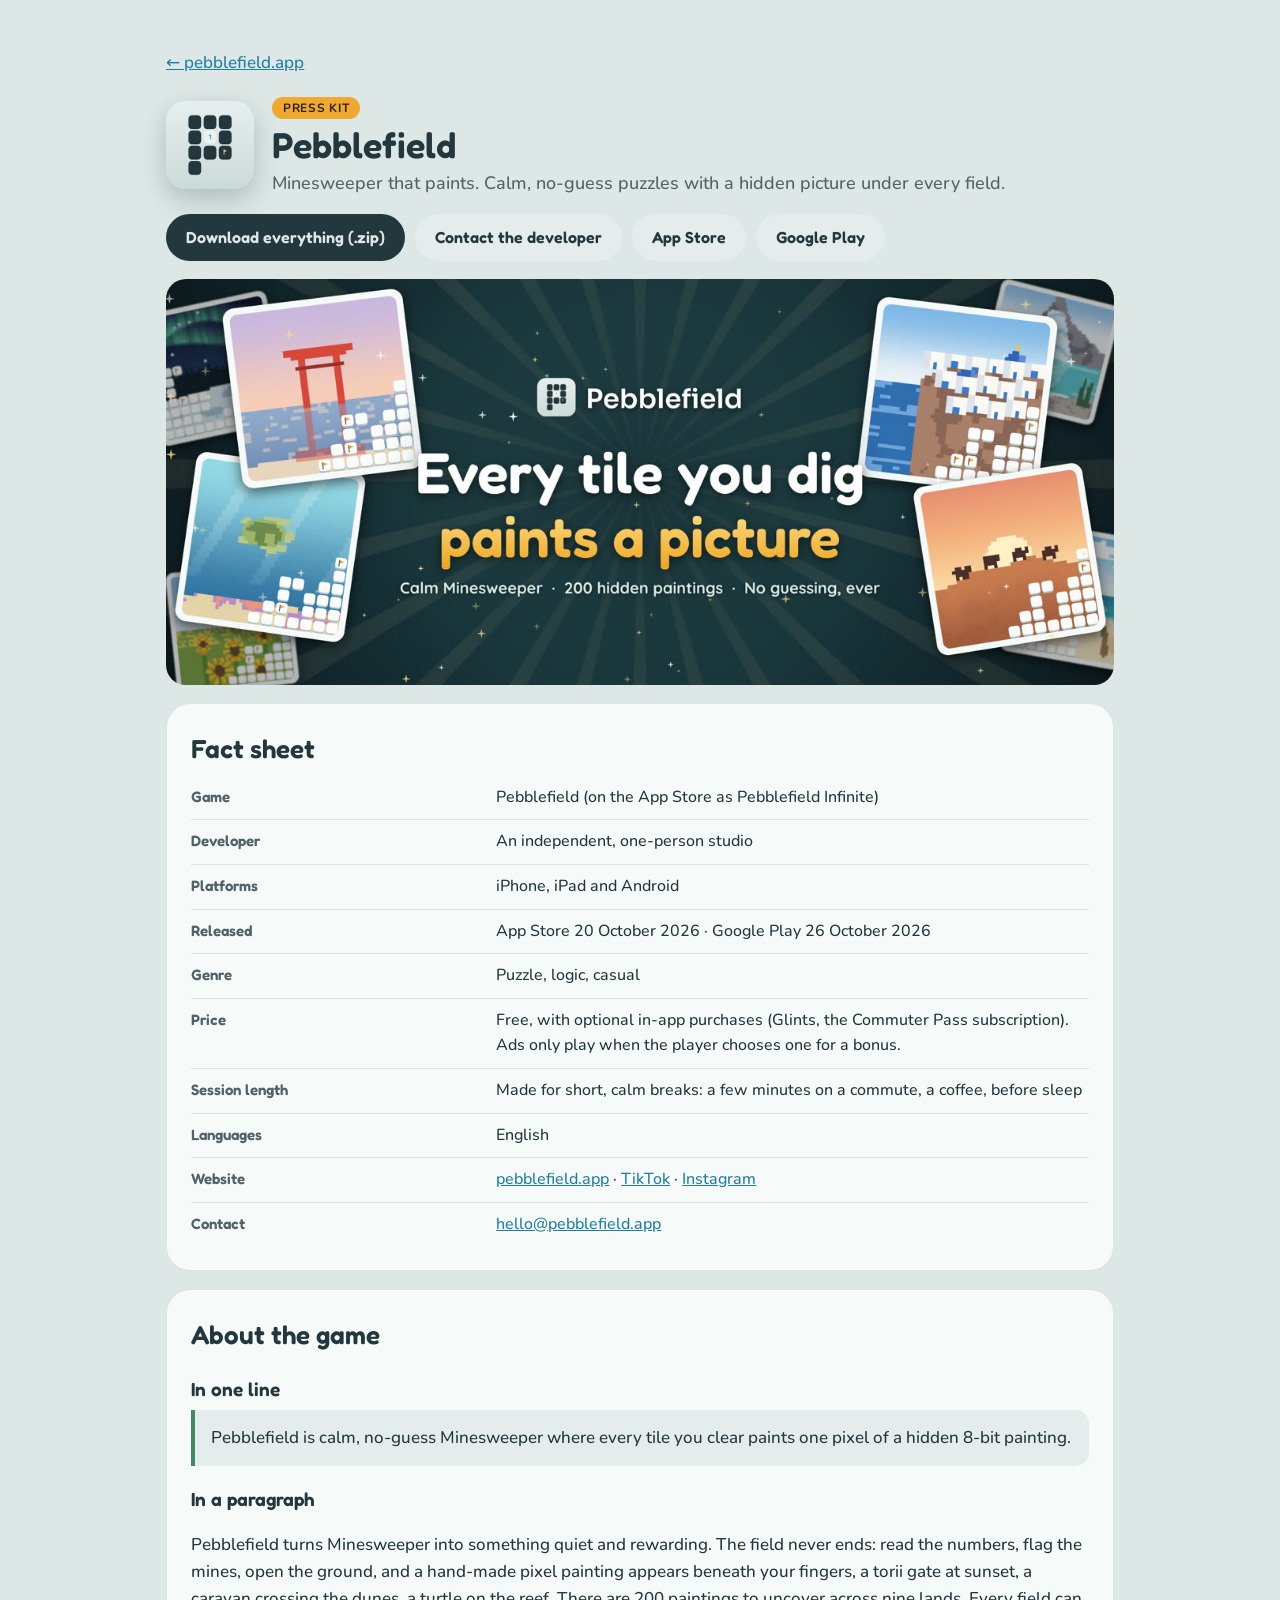
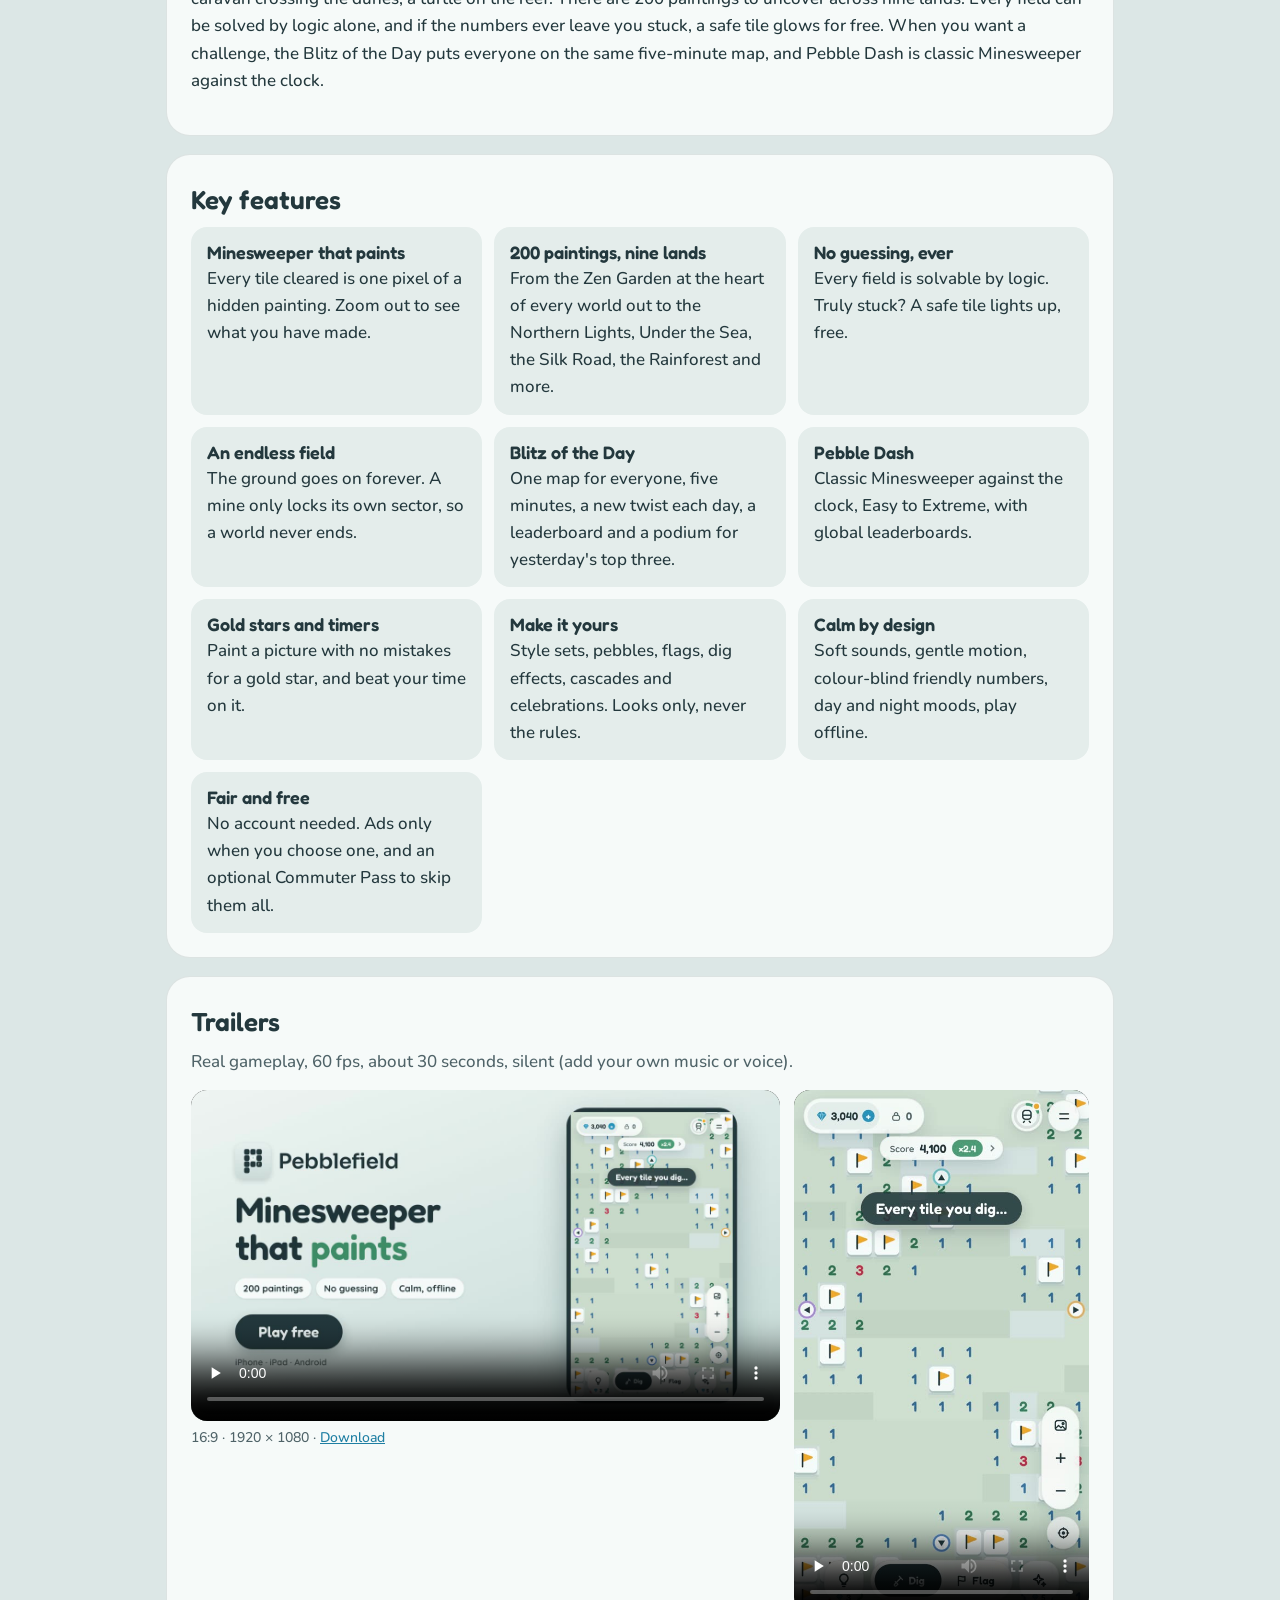
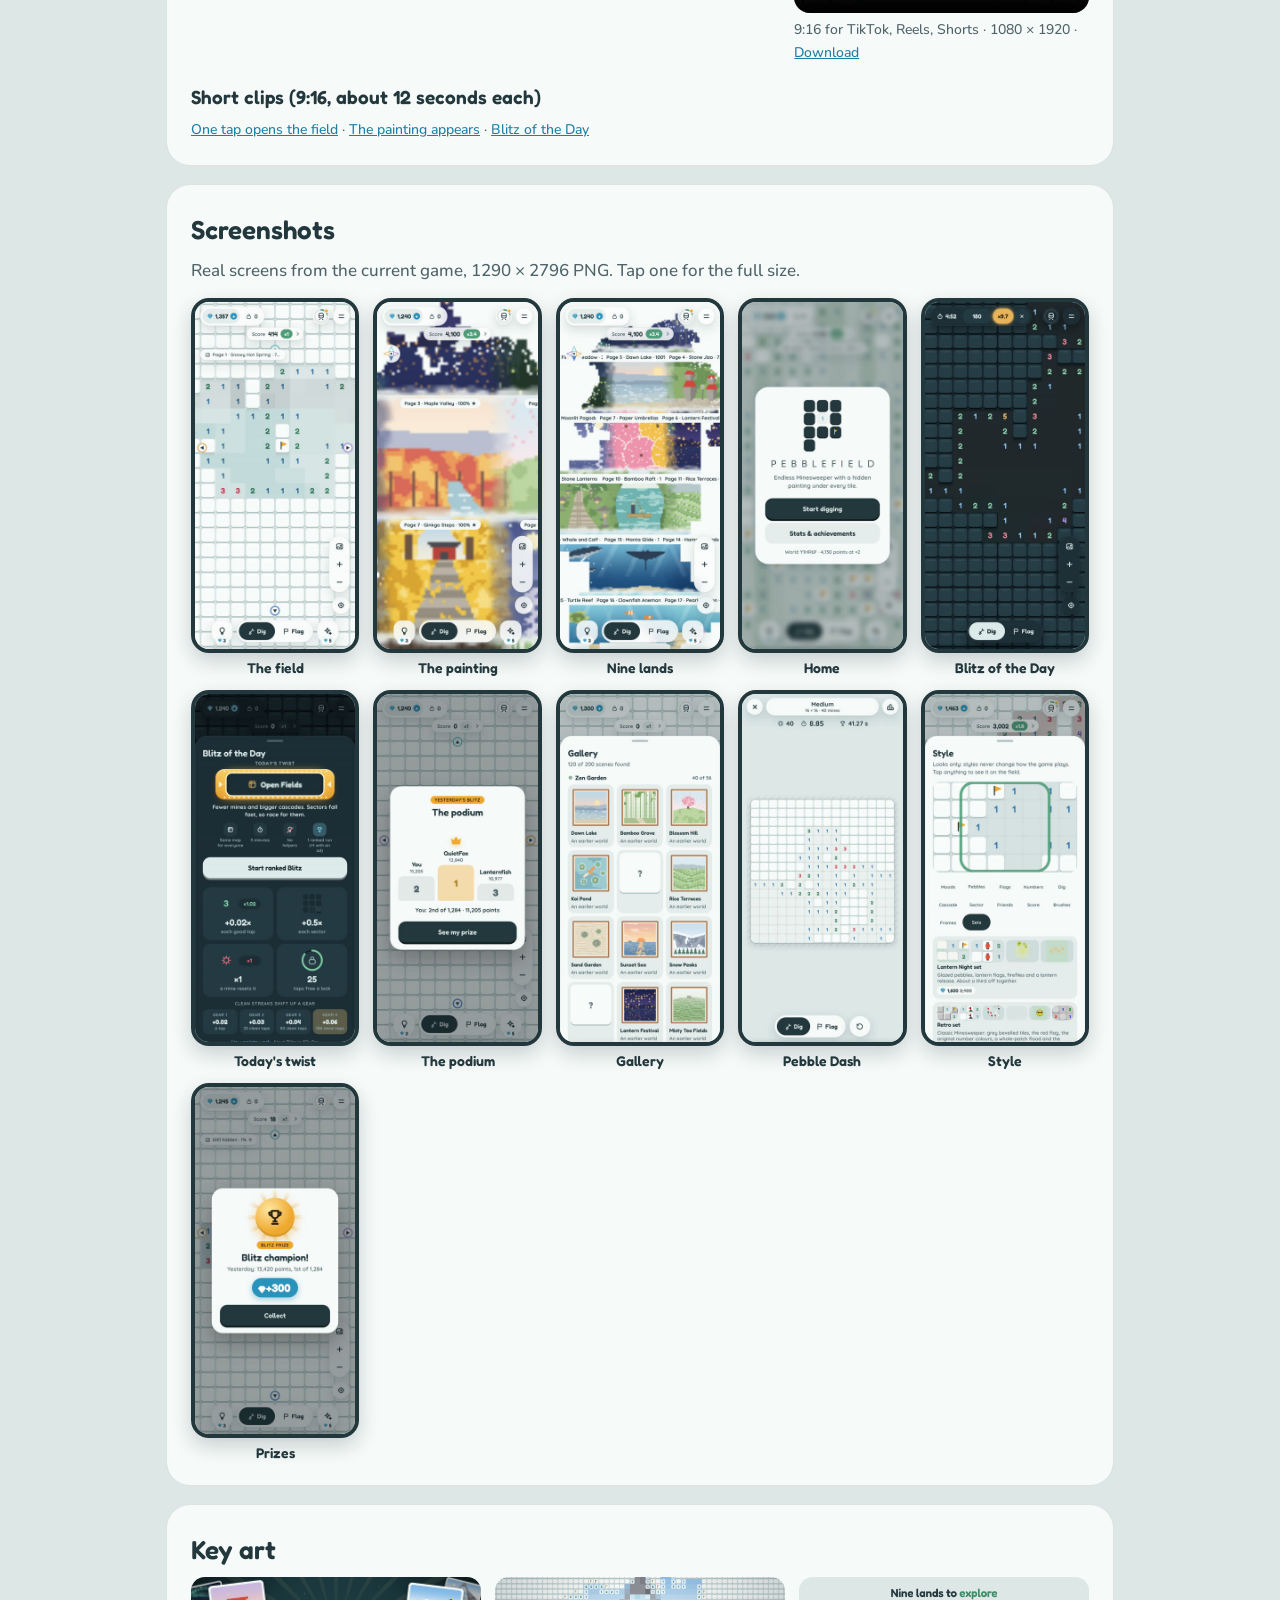
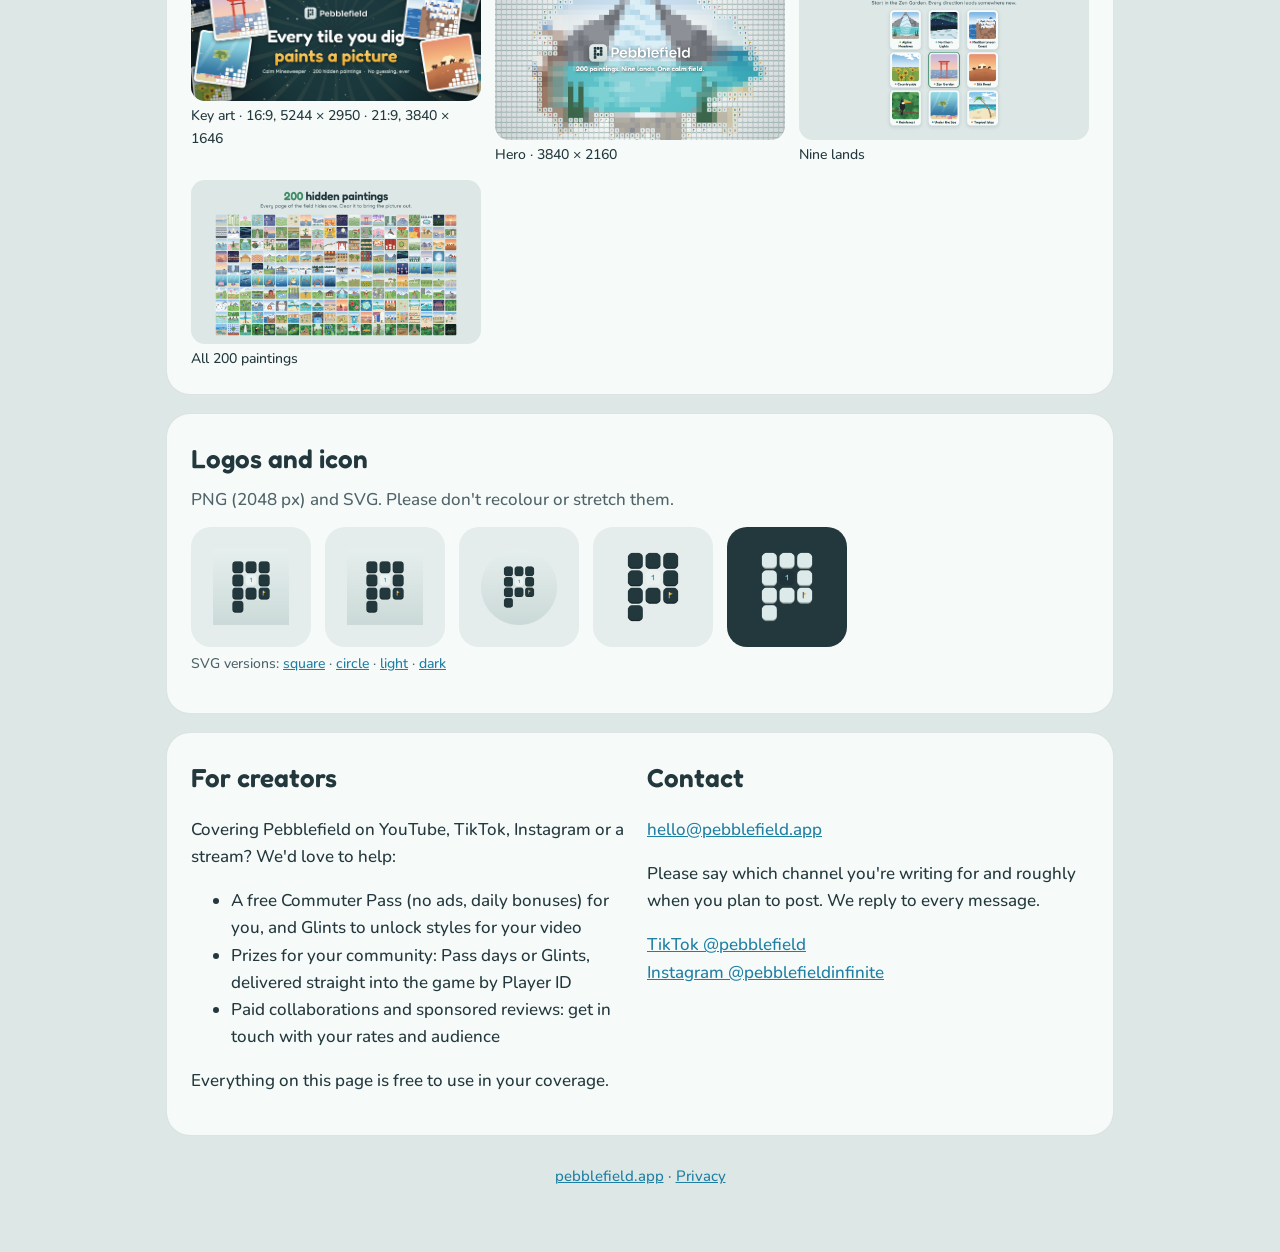
<file: press/index.html>
<!doctype html>
<html lang="en">
<head>
<meta charset="utf-8">
<meta name="viewport" content="width=device-width, initial-scale=1">
<title>Pebblefield press kit</title>
<meta name="description" content="Press kit for Pebblefield: calm, no-guess Minesweeper that paints a hidden picture. Trailers, screenshots, key art, logos, facts and contact for press, creators and collaborations.">
<link rel="icon" type="image/svg+xml" href="../icon.svg">
<link rel="stylesheet" href="../fonts/fonts.css">
<!-- The press kit (owner, 2026-11-03: "a media pitch kit for requesting collabs or paid advertising reviews"). Every file
     here is free to use in coverage and creator videos. The screens and trailers come from the game repository's
     store/presskit.cjs and store/ads.cjs; the pitch messages to send creators are in the game repository,
     docs/marketing/06-PITCH-KIT.md. -->
<style>
  :root{ --bg:#DCE7E6; --card:#F6FAF9; --ink:#23383D; --muted:#4F6368; --line:rgba(35,56,61,.12); --link:#1F7FA3; --chip:#E4EDEB; --flag:#EFA92E; --sage:#3E8C66; }
  @media (prefers-color-scheme: dark){ :root{ --bg:#0F1A20; --card:#1C2E35; --ink:#DCEBEA; --muted:#A3B8BC; --line:rgba(220,235,234,.12); --link:#7CCFEA; --chip:#243A42; --flag:#E8B55A; --sage:#7FC9A2; } }
  *{ box-sizing:border-box }
  body{ margin:0; background:var(--bg); color:var(--ink); font:500 17px/1.6 Nunito, ui-rounded, -apple-system, system-ui, sans-serif; }
  main{ max-width:980px; margin:0 auto; padding:32px 16px 64px; }
  a{ color:var(--link); }
  h1, h2, h3, .btn, th{ font-family:Fredoka, ui-rounded, system-ui, sans-serif; font-weight:600; }
  h2{ font-size:26px; margin:0 0 6px; } h3{ font-size:19px; margin:18px 0 6px; }
  .sub{ color:var(--muted); margin:0 0 14px; }
  .card{ background:var(--card); border:1px solid var(--line); border-radius:24px; padding:24px; margin-top:18px; }
  .top{ display:flex; align-items:center; gap:18px; flex-wrap:wrap; }
  .top img{ width:88px; height:88px; border-radius:22.5%; box-shadow:0 10px 26px rgba(20,40,45,.22); }
  .top h1{ margin:0; font-size:36px; line-height:1.1; }
  .top p{ margin:4px 0 0; color:var(--muted); font-size:18px; }
  .tag{ display:inline-block; padding:3px 11px; border-radius:99px; background:var(--flag); color:#2A2110; font:700 12px Nunito, sans-serif; letter-spacing:.06em; text-transform:uppercase; margin-bottom:6px; }
  .btns{ display:flex; flex-wrap:wrap; gap:10px; margin-top:16px; }
  .btn{ display:inline-flex; align-items:center; gap:8px; padding:11px 20px; border-radius:99px; background:var(--ink); color:var(--bg); text-decoration:none; font-size:16px; }
  .btn.alt{ background:var(--chip); color:var(--ink); }
  .btn:hover{ filter:brightness(1.1); }
  .hero{ display:block; width:100%; height:auto; border-radius:20px; margin-top:18px; }
  table{ width:100%; border-collapse:collapse; font-size:16px; }
  th{ text-align:left; width:34%; padding:9px 12px 9px 0; vertical-align:top; color:var(--muted); font-size:15px; }
  td{ padding:9px 0; border-top:1px solid var(--line); } tr:first-child td, tr:first-child th{ border-top:0; } th{ border-top:1px solid var(--line); }
  ul.feat{ list-style:none; padding:0; margin:0; display:grid; grid-template-columns:repeat(auto-fill, minmax(260px, 1fr)); gap:12px; }
  ul.feat li{ background:var(--chip); border-radius:16px; padding:14px 16px; }
  ul.feat b{ display:block; font:600 18px Fredoka, ui-rounded, system-ui, sans-serif; margin-bottom:2px; }
  .vids{ display:grid; grid-template-columns:2fr 1fr; gap:14px; align-items:start; }
  @media (max-width:700px){ .vids{ grid-template-columns:1fr; } }
  video{ width:100%; border-radius:16px; background:#000; display:block; }
  .dl{ font-size:14px; margin-top:6px; color:var(--muted); }
  .grid{ display:grid; grid-template-columns:repeat(auto-fill, minmax(150px, 1fr)); gap:14px; }
  .grid a{ text-decoration:none; color:var(--ink); }
  .grid img{ width:100%; display:block; border-radius:18px; border:4px solid var(--ink); box-shadow:0 8px 20px rgba(20,40,45,.2); }
  .grid span{ display:block; text-align:center; font:600 14px Fredoka, sans-serif; margin-top:6px; }
  .art{ display:grid; grid-template-columns:repeat(auto-fill, minmax(280px, 1fr)); gap:14px; }
  .art a{ text-decoration:none; color:var(--ink); } .art img{ width:100%; border-radius:14px; display:block; }
  .art span{ display:block; font-size:14px; margin-top:4px; }
  .logos{ display:flex; flex-wrap:wrap; gap:14px; }
  .logos a{ display:grid; place-items:center; width:120px; height:120px; border-radius:20px; background:var(--chip); text-decoration:none; }
  .logos a.dark{ background:#23383D; } .logos img{ width:76px; height:76px; object-fit:contain; }
  .two{ display:grid; grid-template-columns:1fr 1fr; gap:14px; } @media (max-width:700px){ .two{ grid-template-columns:1fr; } }
  blockquote{ margin:0; padding:14px 16px; border-left:4px solid var(--sage); background:var(--chip); border-radius:0 14px 14px 0; }
  footer{ text-align:center; color:var(--muted); font-size:15px; margin-top:28px; }
</style>
</head>
<body>
<main>
  <p><a href="../">← pebblefield.app</a></p>

  <section class="top">
    <img src="logo/app-icon-1024.png" alt="Pebblefield app icon">
    <div><span class="tag">Press kit</span><h1>Pebblefield</h1><p>Minesweeper that paints. Calm, no-guess puzzles with a hidden picture under every field.</p></div>
  </section>
  <div class="btns">
    <a class="btn" href="pebblefield-press-kit.zip" download>Download everything (.zip)</a>
    <a class="btn alt" href="mailto:hello@pebblefield.app?subject=Pebblefield%20press%20%2F%20collab">Contact the developer</a>
    <a class="btn alt" href="https://apps.apple.com/app/id6817978780">App Store</a>
    <a class="btn alt" href="https://play.google.com/store/apps/details?id=com.pebbleadmin.pebblefield">Google Play</a>
  </div>
  <img class="hero" src="thumbs/header.jpg" alt="Every tile you dig paints a picture: Pebblefield key art with eight of its paintings">

  <section class="card">
    <h2>Fact sheet</h2>
    <table>
      <tr><th>Game</th><td>Pebblefield (on the App Store as Pebblefield Infinite)</td></tr>
      <tr><th>Developer</th><td>An independent, one-person studio</td></tr>
      <tr><th>Platforms</th><td>iPhone, iPad and Android</td></tr>
      <tr><th>Released</th><td>App Store 20 October 2026 · Google Play 26 October 2026</td></tr>
      <tr><th>Genre</th><td>Puzzle, logic, casual</td></tr>
      <tr><th>Price</th><td>Free, with optional in-app purchases (Glints, the Commuter Pass subscription). Ads only play when the player chooses one for a bonus.</td></tr>
      <tr><th>Session length</th><td>Made for short, calm breaks: a few minutes on a commute, a coffee, before sleep</td></tr>
      <tr><th>Languages</th><td>English</td></tr>
      <tr><th>Website</th><td><a href="https://pebblefield.app/">pebblefield.app</a> · <a href="https://www.tiktok.com/@pebblefield">TikTok</a> · <a href="https://www.instagram.com/pebblefieldinfinite/">Instagram</a></td></tr>
      <tr><th>Contact</th><td><a href="mailto:hello@pebblefield.app">hello@pebblefield.app</a></td></tr>
    </table>
  </section>

  <section class="card">
    <h2>About the game</h2>
    <h3>In one line</h3>
    <blockquote>Pebblefield is calm, no-guess Minesweeper where every tile you clear paints one pixel of a hidden 8-bit painting.</blockquote>
    <h3>In a paragraph</h3>
    <p>Pebblefield turns Minesweeper into something quiet and rewarding. The field never ends: read the numbers, flag the mines, open the ground, and a hand-made pixel painting appears beneath your fingers, a torii gate at sunset, a caravan crossing the dunes, a turtle on the reef. There are 200 paintings to uncover across nine lands. Every field can be solved by logic alone, and if the numbers ever leave you stuck, a safe tile glows for free. When you want a challenge, the Blitz of the Day puts everyone on the same five-minute map, and Pebble Dash is classic Minesweeper against the clock.</p>
  </section>

  <section class="card">
    <h2>Key features</h2>
    <ul class="feat">
      <li><b>Minesweeper that paints</b>Every tile cleared is one pixel of a hidden painting. Zoom out to see what you have made.</li>
      <li><b>200 paintings, nine lands</b>From the Zen Garden at the heart of every world out to the Northern Lights, Under the Sea, the Silk Road, the Rainforest and more.</li>
      <li><b>No guessing, ever</b>Every field is solvable by logic. Truly stuck? A safe tile lights up, free.</li>
      <li><b>An endless field</b>The ground goes on forever. A mine only locks its own sector, so a world never ends.</li>
      <li><b>Blitz of the Day</b>One map for everyone, five minutes, a new twist each day, a leaderboard and a podium for yesterday's top three.</li>
      <li><b>Pebble Dash</b>Classic Minesweeper against the clock, Easy to Extreme, with global leaderboards.</li>
      <li><b>Gold stars and timers</b>Paint a picture with no mistakes for a gold star, and beat your time on it.</li>
      <li><b>Make it yours</b>Style sets, pebbles, flags, dig effects, cascades and celebrations. Looks only, never the rules.</li>
      <li><b>Calm by design</b>Soft sounds, gentle motion, colour-blind friendly numbers, day and night moods, play offline.</li>
      <li><b>Fair and free</b>No account needed. Ads only when you choose one, and an optional Commuter Pass to skip them all.</li>
    </ul>
  </section>

  <section class="card">
    <h2>Trailers</h2>
    <p class="sub">Real gameplay, 60 fps, about 30 seconds, silent (add your own music or voice).</p>
    <div class="vids">
      <div><video src="video/pebblefield-trailer-wide.mp4" poster="thumbs/trailer-poster.jpg" controls playsinline preload="none"></video>
        <div class="dl">16:9 · 1920 × 1080 · <a href="video/pebblefield-trailer-wide.mp4" download>Download</a></div></div>
      <div><video src="video/pebblefield-trailer.mp4" poster="thumbs/trailer-v-poster.jpg" controls playsinline preload="none"></video>
        <div class="dl">9:16 for TikTok, Reels, Shorts · 1080 × 1920 · <a href="video/pebblefield-trailer.mp4" download>Download</a></div></div>
    </div>
    <h3>Short clips (9:16, about 12 seconds each)</h3>
    <p class="dl" style="margin:0"><a href="video/pebblefield-cascade.mp4" download>One tap opens the field</a> · <a href="video/pebblefield-painting.mp4" download>The painting appears</a> · <a href="video/pebblefield-blitz.mp4" download>Blitz of the Day</a></p>
  </section>

  <section class="card">
    <h2>Screenshots</h2>
    <p class="sub">Real screens from the current game, 1290 × 2796 PNG. Tap one for the full size.</p>
    <div class="grid">
      <a href="screens/01-field.png" download><img src="thumbs/01-field.jpg" alt="The field mid-game" loading="lazy"><span>The field</span></a>
      <a href="screens/02-painting.png" download><img src="thumbs/02-painting.jpg" alt="Zoomed out: the painting" loading="lazy"><span>The painting</span></a>
      <a href="screens/03-lands.png" download><img src="thumbs/03-lands.jpg" alt="Many paintings across the lands" loading="lazy"><span>Nine lands</span></a>
      <a href="screens/04-home.png" download><img src="thumbs/04-home.jpg" alt="The home screen" loading="lazy"><span>Home</span></a>
      <a href="screens/05-blitz.png" download><img src="thumbs/05-blitz.jpg" alt="Blitz of the Day at night" loading="lazy"><span>Blitz of the Day</span></a>
      <a href="screens/06-twist.png" download><img src="thumbs/06-twist.jpg" alt="The daily twist" loading="lazy"><span>Today's twist</span></a>
      <a href="screens/07-podium.png" download><img src="thumbs/07-podium.jpg" alt="Yesterday's podium" loading="lazy"><span>The podium</span></a>
      <a href="screens/08-gallery.png" download><img src="thumbs/08-gallery.jpg" alt="The gallery" loading="lazy"><span>Gallery</span></a>
      <a href="screens/09-dash.png" download><img src="thumbs/09-dash.jpg" alt="Pebble Dash" loading="lazy"><span>Pebble Dash</span></a>
      <a href="screens/10-style.png" download><img src="thumbs/10-style.jpg" alt="Style sets" loading="lazy"><span>Style</span></a>
      <a href="screens/11-gift.png" download><img src="thumbs/11-gift.jpg" alt="A Blitz prize" loading="lazy"><span>Prizes</span></a>
    </div>
  </section>

  <section class="card">
    <h2>Key art</h2>
    <div class="art">
      <div><a href="art/header-5244x2950.png" download><img src="thumbs/header.jpg" alt="Key art" loading="lazy"></a><span>Key art · <a href="art/header-5244x2950.png" download>16:9, 5244 × 2950</a> · <a href="art/header-3840x1646.png" download>21:9, 3840 × 1646</a></span></div>
      <a href="art/hero-3840x2160.png" download><img src="art/hero-3840x2160.png" alt="Hero art" loading="lazy"><span>Hero · 3840 × 2160</span></a>
      <a href="art/nine-lands.png" download><img src="art/nine-lands.png" alt="Nine lands" loading="lazy"><span>Nine lands</span></a>
      <a href="art/200-paintings.png" download><img src="art/200-paintings.png" alt="All 200 paintings" loading="lazy"><span>All 200 paintings</span></a>
    </div>
  </section>

  <section class="card">
    <h2>Logos and icon</h2>
    <p class="sub">PNG (2048 px) and SVG. Please don't recolour or stretch them.</p>
    <div class="logos">
      <a href="logo/app-icon-1024.png" download title="App icon, 1024 px"><img src="logo/app-icon-1024.png" alt="App icon"></a>
      <a href="logo/pebblefield-logo-square.png" download title="Square"><img src="logo/pebblefield-logo-square.png" alt="Square logo"></a>
      <a href="logo/pebblefield-logo-circle.png" download title="Circle"><img src="logo/pebblefield-logo-circle.png" alt="Circle logo"></a>
      <a href="logo/pebblefield-logo-transparent.png" download title="For light backgrounds"><img src="logo/pebblefield-logo-transparent.png" alt="Logo for light backgrounds"></a>
      <a class="dark" href="logo/pebblefield-logo-transparent-for-dark.png" download title="For dark backgrounds"><img src="logo/pebblefield-logo-transparent-for-dark.png" alt="Logo for dark backgrounds"></a>
    </div>
    <p class="dl">SVG versions: <a href="logo/pebblefield-logo-square.svg" download>square</a> · <a href="logo/pebblefield-logo-circle.svg" download>circle</a> · <a href="logo/pebblefield-logo-transparent.svg" download>light</a> · <a href="logo/pebblefield-logo-transparent-for-dark.svg" download>dark</a></p>
  </section>

  <section class="card two">
    <div><h2>For creators</h2>
      <p>Covering Pebblefield on YouTube, TikTok, Instagram or a stream? We'd love to help:</p>
      <ul>
        <li>A free Commuter Pass (no ads, daily bonuses) for you, and Glints to unlock styles for your video</li>
        <li>Prizes for your community: Pass days or Glints, delivered straight into the game by Player ID</li>
        <li>Paid collaborations and sponsored reviews: get in touch with your rates and audience</li>
      </ul>
      <p>Everything on this page is free to use in your coverage.</p></div>
    <div><h2>Contact</h2>
      <p><a href="mailto:hello@pebblefield.app?subject=Pebblefield%20press%20%2F%20collab">hello@pebblefield.app</a></p>
      <p>Please say which channel you're writing for and roughly when you plan to post. We reply to every message.</p>
      <p><a href="https://www.tiktok.com/@pebblefield">TikTok @pebblefield</a><br><a href="https://www.instagram.com/pebblefieldinfinite/">Instagram @pebblefieldinfinite</a></p></div>
  </section>

  <footer><a href="../">pebblefield.app</a> · <a href="../privacy.html">Privacy</a></footer>
</main>
<!-- Cloudflare Web Analytics (owner, 2026-11-02): visit counts with no cookies and nothing personal kept -->
<script type='module' src='https://static.cloudflareinsights.com/beacon.min.js' data-cf-beacon='{"token": "e2d4162d331c40efa3f43cd73ddec958"}'></script>
</body>
</html>
</file>
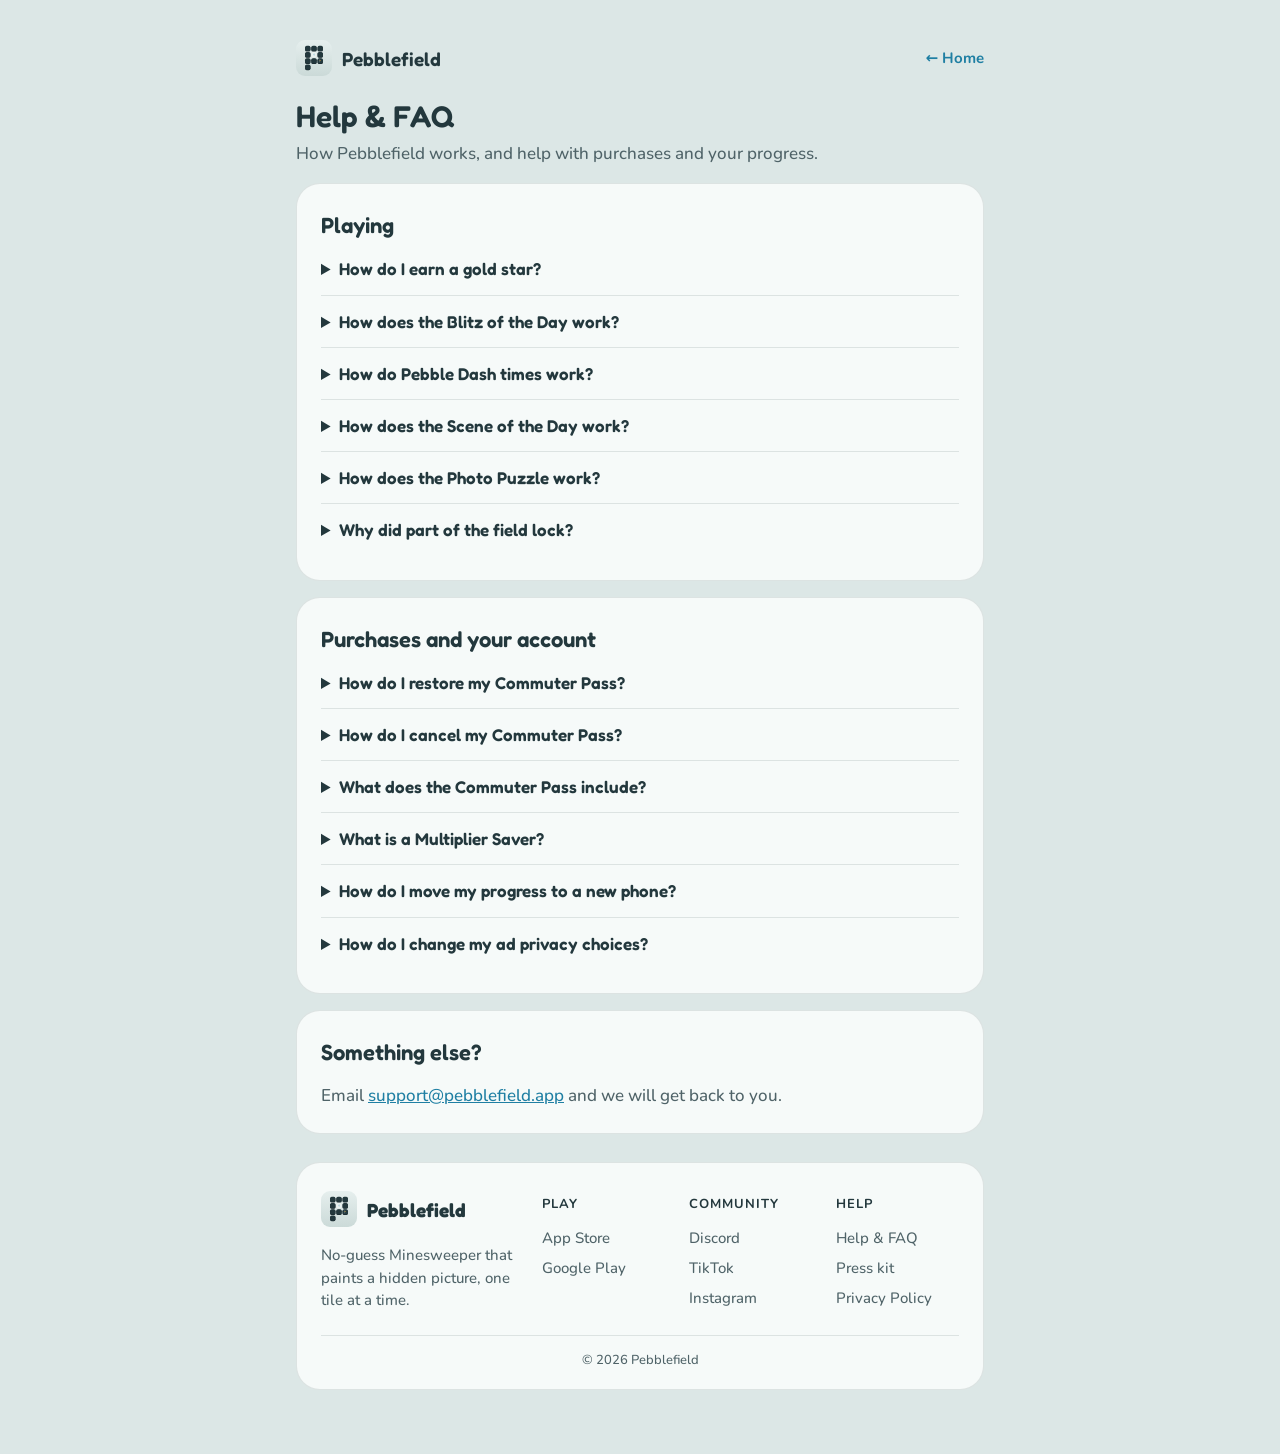
<file: faq.html>
<!doctype html>
<html lang="en">
<head>
<meta charset="utf-8">
<meta name="viewport" content="width=device-width, initial-scale=1">
<title>Pebblefield Help &amp; FAQ: Gold Stars, Blitz, Pebble Dash and the Commuter Pass</title>
<meta name="description" content="Answers for Pebblefield, the no-guess Minesweeper that paints pixel art: gold stars, the Blitz of the Day, Pebble Dash, Scene of the Day, locked sectors, the Commuter Pass and moving to a new phone.">
<link rel="canonical" href="https://pebblefield.app/faq.html">
<meta property="og:type" content="website">
<meta property="og:site_name" content="Pebblefield">
<meta property="og:url" content="https://pebblefield.app/faq.html">
<meta property="og:title" content="Pebblefield Help &amp; FAQ">
<meta property="og:description" content="Answers for Pebblefield, the no-guess Minesweeper that paints pixel art.">
<meta property="og:image" content="https://pebblefield.app/og-image.jpg">
<meta name="twitter:card" content="summary_large_image">
<script type="application/ld+json">{"@context": "https://schema.org", "@type": "FAQPage", "mainEntity": [{"@type": "Question", "name": "How do I earn a gold star?", "acceptedAnswer": {"@type": "Answer", "text": "Paint a whole page from start to finish with no mine hit, no undo and no helper. Pages still on track show a hollow star on their label. Your gold stars are counted in Stats."}}, {"@type": "Question", "name": "How does the Blitz of the Day work?", "acceptedAnswer": {"@type": "Answer", "text": "Everyone plays the same map with the same twist for five minutes. Your first run each day is the ranked one; replays are practice. During a run, the next place on the board is shown under the timer. The top 5, and everyone in the top 10%, win Glints, paid the next time you open the game. A new Blitz starts every day at midnight Singapore time (16:00 UTC). On iPhone, rankings use Game Center, so sign in to Game Center to appear on the leaderboard. On Android, you appear on the Blitz board under a calm generated name, such as Quiet Heron 42; tap New name under the board for another."}}, {"@type": "Question", "name": "How do Pebble Dash times work?", "acceptedAnswer": {"@type": "Answer", "text": "Pebble Dash is classic Minesweeper against the clock, in four sizes from Easy to Extreme. Every board can be solved without guessing. The clock starts after your first tap and stops when the last safe tile opens; a mine ends the run. On iPhone, each size has its own Game Center board of best times, where equal times are ranked by the board's size (3BV); on Android you chase your own best times. Your first clear of each size each day earns 5 Glints."}}, {"@type": "Question", "name": "How does the Scene of the Day work?", "acceptedAnswer": {"@type": "Answer", "text": "Every day there is a new hidden picture, the same for everyone. Start on the glowing pebble and clear the board; the picture shows through as you dig, and paints itself in full when you finish. A mine adds 20 seconds and the puzzle carries on. Finishing earns 15 Glints, 5 more with no mine, and a growing bonus for a daily streak. Missed a day? Open All days to play any day since launch. A new scene starts at midnight Singapore time."}}, {"@type": "Question", "name": "How does the Photo Puzzle work?", "acceptedAnswer": {"@type": "Answer", "text": "Pick a photo, drag to frame it, and Pebblefield turns it into pixel art hidden under a board. Choose Quick, Detailed or Portrait for the size, and Soft or True colour. Clear the board to paint your photo; a mine adds 10 seconds. One new photo every 24 hours is free (two with the Commuter Pass), then 50 Glints each, and replays are always free. Your photos stay on your phone: they are never uploaded."}}, {"@type": "Question", "name": "Why did part of the field lock?", "acceptedAnswer": {"@type": "Answer", "text": "Hitting a mine locks that sector. Solve 4 of the 8 sectors around it to reopen it for free, or reopen it straight away with Glints or a short ad."}}, {"@type": "Question", "name": "How do I restore my Commuter Pass?", "acceptedAnswer": {"@type": "Answer", "text": "Open the menu (the two lines at the top right) and tap Restore purchases. It is also at the bottom of the shop. Use the same Apple ID (iPhone) or Google account (Android) you bought it with. Glints and Multiplier Savers are not restored this way: they stay with your progress (see moving to a new phone below)."}}, {"@type": "Question", "name": "How do I cancel my Commuter Pass?", "acceptedAnswer": {"@type": "Answer", "text": "On iPhone, subscriptions are managed by Apple: open the Settings app, tap your name, then Subscriptions, then Pebblefield. On Android, they are managed by Google Play: open the Play Store app, tap your profile picture, then Payments and subscriptions, then Subscriptions, then Pebblefield. Cancel at least 24 hours before the month ends to avoid the next charge. After you cancel, your pass keeps working until the end of the month you have already paid for."}}, {"@type": "Question", "name": "What does the Commuter Pass include?", "acceptedAnswer": {"@type": "Answer", "text": "No ads: every bonus that would play an ad arrives instantly, including the last save of a multiplier past x20. You also get 10 Glints a day and the Night Train mood. The game itself is the same with or without it."}}, {"@type": "Question", "name": "What is a Multiplier Saver?", "acceptedAnswer": {"@type": "Answer", "text": "Past x20, a mine resets your multiplier unless you save it. You get one last save with a short ad (free with the Commuter Pass); after that, a Multiplier Saver keeps it. While a save is being paid for, the game waits, so nothing can happen in between. If the purchase does not go through, the offer comes back and you are not charged. Runs kept with a Saver count in your own stats but stay off the global leaderboards."}}, {"@type": "Question", "name": "How do I move my progress to a new phone?", "acceptedAnswer": {"@type": "Answer", "text": "On iPhone, if you are signed in to iCloud, your progress follows you: open Pebblefield on the new iPhone and choose which progress to keep when it asks. Glints and Multiplier Savers you bought always come with you, whichever you choose. On any phone, including from iPhone to Android or back, open the menu, tap Back up progress, copy the code, and paste it into Restore on the new phone. A Commuter Pass comes back with Restore purchases on the same kind of phone."}}, {"@type": "Question", "name": "How do I change my ad privacy choices?", "acceptedAnswer": {"@type": "Answer", "text": "Where the law requires it, the menu has an Ad privacy choices button. On iPhone, you can also turn off tracking for all apps in the Settings app under Privacy & Security, then Tracking. On Android, open the Settings app, then Privacy (or Google), then Ads, to reset or delete your advertising ID."}}]}</script>
<link rel="icon" type="image/svg+xml" href="icon.svg">
<link rel="apple-touch-icon" href="apple-touch-icon.png">
<link rel="stylesheet" href="fonts/fonts.css">
<style>
  :root{ --bg:#DCE7E6; --card:#F6FAF9; --ink:#23383D; --muted:#4F6368; --line:rgba(35,56,61,.12); --link:#1F7FA3; --chip:#E4EDEB; --flag:#EFA92E; }
  @media (prefers-color-scheme: dark){ :root{ --bg:#0F1A20; --card:#1C2E35; --ink:#DCEBEA; --muted:#A3B8BC; --line:rgba(220,235,234,.12); --link:#7CCFEA; --chip:#243A42; --flag:#E8B55A; } }
  *{ box-sizing:border-box }
  body{ margin:0; background:var(--bg); color:var(--ink); font:500 17px/1.6 Nunito, ui-rounded, -apple-system, system-ui, sans-serif; }
  main{ max-width:720px; margin:0 auto; padding:40px 16px 64px; }
  .hero{ text-align:center; padding:8px 0 28px; }
  .hero img{ width:112px; height:112px; border-radius:26px; box-shadow:0 12px 30px rgba(20,40,45,.22); }
  h1.wordmark{ font-family:Sora, ui-rounded, system-ui, sans-serif; font-weight:300; text-transform:uppercase; letter-spacing:.42em; margin:26px -.42em 14px 0; font-size:28px; line-height:1.2; }
  .tagline{ font-size:19px; color:var(--muted); margin:0 auto 20px; max-width:30em; }
  .intro{ font-size:15px; color:var(--muted); margin:-6px auto 22px; max-width:30em; }
  .badge{ display:inline-block; padding:9px 18px; border-radius:999px; background:var(--ink); color:var(--bg); font-weight:700; font-size:15px; }
  /* the download buttons (App Store since 2026-10-20, Google Play since 2026-10-26), side by side, stacking on narrow phones */
  .get{ display:flex; flex-wrap:wrap; justify-content:center; align-items:center; gap:12px; }
  .store{ display:inline-flex; align-items:center; gap:12px; padding:10px 22px 10px 16px; border-radius:16px; background:var(--ink); color:var(--bg); text-decoration:none; box-shadow:0 8px 22px rgba(20,40,45,.2); }
  .store svg{ width:26px; height:26px; flex:none; }
  .store span{ display:flex; flex-direction:column; text-align:left; line-height:1.15; font:600 20px Fredoka, ui-rounded, system-ui, sans-serif; }
  .store small{ font:700 12px Nunito, ui-rounded, system-ui, sans-serif; opacity:.85; }
  .store:hover{ filter:brightness(1.12); }
  .card{ background:var(--card); border:1px solid var(--line); border-radius:24px; padding:24px; margin-top:16px; }
  h2{ font-size:22px; margin:0 0 12px; }
  details{ border-top:1px solid var(--line); padding:12px 0; }
  details:first-of-type{ border-top:0; padding-top:0; }
  summary{ cursor:pointer; font-weight:700; }
  details p{ margin:8px 0 0; color:var(--muted); }
  a{ color:var(--link); }
  /* TikTok, Instagram and Discord, under the download button */
  .social{ display:flex; justify-content:center; flex-wrap:wrap; gap:10px; margin-top:16px; }
  .social a{ display:inline-flex; align-items:center; gap:8px; padding:8px 16px 8px 12px; border-radius:999px; background:var(--card); border:1px solid var(--line); color:var(--ink); text-decoration:none; font:600 15px Fredoka, ui-rounded, system-ui, sans-serif; }
  .social svg{ width:20px; height:20px; flex:none; }
  .social a:hover{ border-color:var(--link); color:var(--link); }
  .award{ margin-top:18px; text-align:center; }
  .award img{ display:inline-block; max-width:100%; height:auto; }
  /* the footer in columns (owner, 2026-11-08): the name, then Play, Community and Help; three across under the name on phones */
  .foot{ margin-top:28px; padding:28px 24px 18px; background:var(--card); border:1px solid var(--line); border-radius:24px; color:var(--muted); font-size:15px; }
  .foot-cols{ display:grid; grid-template-columns:1.6fr 1fr 1fr 1fr; gap:24px; }
  .foot-logo{ display:inline-flex; align-items:center; gap:10px; color:var(--ink); text-decoration:none; font:600 19px Fredoka, ui-rounded, system-ui, sans-serif; }
  .foot-logo img{ border-radius:9px; }
  .foot-brand p{ margin:10px 0 0; line-height:1.5; max-width:18em; }
  .foot h3{ margin:4px 0 10px; color:var(--ink); font:700 13px Nunito, ui-rounded, system-ui, sans-serif; text-transform:uppercase; letter-spacing:.08em; }
  .foot nav a{ display:block; padding:3px 0; color:var(--muted); text-decoration:none; }
  .foot nav a:hover{ color:var(--link); }
  .foot-copy{ margin:22px 0 0; padding-top:14px; border-top:1px solid var(--line); font-size:13px; text-align:center; }
  @media (max-width:600px){ .foot{ padding:24px 18px 16px; } .foot-cols{ grid-template-columns:repeat(3, auto); justify-content:space-between; gap:20px 12px; } .foot-brand{ grid-column:1 / -1; } .foot nav a{ font-size:14.5px; } }
  /* screens: a swipeable row of real game screens, running edge to edge */
  .screens{ display:flex; gap:16px; overflow-x:auto; scroll-snap-type:x mandatory; margin:8px -16px 0; padding:8px 16px 20px; scrollbar-width:none; }
  .screens::-webkit-scrollbar{ display:none }
  .screens figure{ flex:0 0 min(62vw, 230px); margin:0; scroll-snap-align:center; }
  .screens figcaption{ text-align:center; margin-bottom:10px; }
  .screens figcaption b{ display:block; font:600 20px/1.2 Fredoka, ui-rounded, system-ui, sans-serif; }
  .screens figcaption span{ color:var(--muted); font-size:14px; }
  .screens img{ display:block; width:100%; height:auto; border-radius:28px; border:6px solid var(--ink); box-shadow:0 14px 30px rgba(20,40,45,.25); background:var(--card); }
  /* on wide screens the row runs the full window width */
  @media (min-width:900px){ .screens{ margin-left:calc(50% - 50vw); margin-right:calc(50% - 50vw); padding-left:24px; padding-right:24px; justify-content:safe center; } .screens figure{ flex-basis:180px; } }
  /* scenes: the real pixel-art scenes, a few kept as a mystery */
  .wall{ display:grid; grid-template-columns:repeat(5,1fr); gap:8px; }
  .scene{ width:100%; aspect-ratio:1; height:auto; border-radius:12px; image-rendering:pixelated; display:block; }
  .scene.q{ display:grid; place-items:center; background:var(--chip); color:var(--muted); font:600 22px Fredoka, ui-rounded, system-ui, sans-serif; box-shadow:inset 0 -3px 0 var(--line); }
  /* facts: four icons, a few words each */
  .facts{ list-style:none; padding:0; margin:16px 0 0; display:grid; grid-template-columns:repeat(4,1fr); gap:10px; }
  .facts li{ background:var(--card); border:1px solid var(--line); border-radius:20px; padding:16px 10px; text-align:center; }
  .facts svg{ width:30px; height:30px; color:var(--flag); display:block; margin:0 auto 8px; }
  .facts b{ font:600 15px/1.25 Fredoka, ui-rounded, system-ui, sans-serif; }
  @media (max-width:520px){ .facts{ grid-template-columns:1fr 1fr; } .wall{ gap:6px; } .scene{ border-radius:9px; } }
  @media (max-width:520px){ h1.wordmark{ font-size:22px; letter-spacing:.34em; margin-right:-.34em; } .card{ padding:20px 16px; } }
  h1, h2, summary, .badge, th{ font-family:Fredoka, ui-rounded, system-ui, sans-serif; font-weight:600; }
  b, strong{ font-weight:800; }

  /* the FAQ page (owner, 2026-11-08: "move the faq to another page"): a slim header back to the home page */
  .top{ display:flex; align-items:center; justify-content:space-between; gap:12px; margin-bottom:8px; }
  .top a.home{ display:inline-flex; align-items:center; gap:10px; color:var(--ink); text-decoration:none; font:600 19px Fredoka, ui-rounded, system-ui, sans-serif; }
  .top a.home img{ width:36px; height:36px; border-radius:9px; }
  .top a.back{ font-weight:700; font-size:15px; text-decoration:none; }
  h1.page{ font:600 30px/1.2 Fredoka, ui-rounded, system-ui, sans-serif; margin:22px 0 6px; }
  .lead{ color:var(--muted); margin:0 0 6px; }
</style>
</head>
<body>
<main>
  <header class="top">
    <a class="home" href="./"><img src="icon.svg" alt="">Pebblefield</a>
    <a class="back" href="./">← Home</a>
  </header>
  <h1 class="page">Help &amp; FAQ</h1>
  <p class="lead">How Pebblefield works, and help with purchases and your progress.</p>

  <section class="card" id="playing">
    <h2>Playing</h2>
    <details>
      <summary>How do I earn a gold star?</summary>
      <p>Paint a whole page from start to finish with no mine hit, no undo and no helper. Pages still on track show a hollow star on their label. Your gold stars are counted in Stats.</p>
    </details>
    <details>
      <summary>How does the Blitz of the Day work?</summary>
      <p>Everyone plays the same map with the same twist for five minutes. Your first run each day is the ranked one; replays are practice. During a run, the next place on the board is shown under the timer. The top 5, and everyone in the top 10%, win Glints, paid the next time you open the game. A new Blitz starts every day at midnight Singapore time (16:00 UTC). On iPhone, rankings use Game Center, so sign in to Game Center to appear on the leaderboard. On Android, you appear on the Blitz board under a calm generated name, such as Quiet Heron 42; tap New name under the board for another.</p>
    </details>
    <details>
      <summary>How do Pebble Dash times work?</summary>
      <p>Pebble Dash is classic Minesweeper against the clock, in four sizes from Easy to Extreme. Every board can be solved without guessing. The clock starts after your first tap and stops when the last safe tile opens; a mine ends the run. On iPhone, each size has its own Game Center board of best times, where equal times are ranked by the board's size (3BV); on Android you chase your own best times. Your first clear of each size each day earns 5 Glints.</p>
    </details>
    <details>
      <summary>How does the Scene of the Day work?</summary>
      <p>Every day there is a new hidden picture, the same for everyone. Start on the glowing pebble and clear the board; the picture shows through as you dig, and paints itself in full when you finish. A mine adds 20 seconds and the puzzle carries on. Finishing earns 15 Glints, 5 more with no mine, and a growing bonus for a daily streak. Missed a day? Open All days to play any day since launch. A new scene starts at midnight Singapore time.</p>
    </details>
    <details>
      <summary>How does the Photo Puzzle work?</summary>
      <p>Pick a photo, drag to frame it, and Pebblefield turns it into pixel art hidden under a board. Choose Quick, Detailed or Portrait for the size, and Soft or True colour. Clear the board to paint your photo; a mine adds 10 seconds. One new photo every 24 hours is free (two with the Commuter Pass), then 50 Glints each, and replays are always free. Your photos stay on your phone: they are never uploaded.</p>
    </details>
    <details>
      <summary>Why did part of the field lock?</summary>
      <p>Hitting a mine locks that sector. Solve 4 of the 8 sectors around it to reopen it for free, or reopen it straight away with Glints or a short ad.</p>
    </details>
  </section>

  <section class="card" id="account">
    <h2>Purchases and your account</h2>
    <details>
      <summary>How do I restore my Commuter Pass?</summary>
      <p>Open the menu (the two lines at the top right) and tap Restore purchases. It is also at the bottom of the shop. Use the same Apple ID (iPhone) or Google account (Android) you bought it with. Glints and Multiplier Savers are not restored this way: they stay with your progress (see moving to a new phone below).</p>
    </details>
    <details>
      <summary>How do I cancel my Commuter Pass?</summary>
      <p>On iPhone, subscriptions are managed by Apple: open the Settings app, tap your name, then Subscriptions, then Pebblefield. On Android, they are managed by Google Play: open the Play Store app, tap your profile picture, then Payments and subscriptions, then Subscriptions, then Pebblefield. Cancel at least 24 hours before the month ends to avoid the next charge. After you cancel, your pass keeps working until the end of the month you have already paid for.</p>
    </details>
    <details>
      <summary>What does the Commuter Pass include?</summary>
      <p>No ads: every bonus that would play an ad arrives instantly, including the last save of a multiplier past x20. You also get 10 Glints a day and the Night Train mood. The game itself is the same with or without it.</p>
    </details>
    <details>
      <summary>What is a Multiplier Saver?</summary>
      <p>Past x20, a mine resets your multiplier unless you save it. You get one last save with a short ad (free with the Commuter Pass); after that, a Multiplier Saver keeps it. While a save is being paid for, the game waits, so nothing can happen in between. If the purchase does not go through, the offer comes back and you are not charged. Runs kept with a Saver count in your own stats but stay off the global leaderboards.</p>
    </details>
    <details>
      <summary>How do I move my progress to a new phone?</summary>
      <p>On iPhone, if you are signed in to iCloud, your progress follows you: open Pebblefield on the new iPhone and choose which progress to keep when it asks. Glints and Multiplier Savers you bought always come with you, whichever you choose. On any phone, including from iPhone to Android or back, open the menu, tap Back up progress, copy the code, and paste it into Restore on the new phone. A Commuter Pass comes back with Restore purchases on the same kind of phone.</p>
    </details>
    <details>
      <summary>How do I change my ad privacy choices?</summary>
      <p>Where the law requires it, the menu has an Ad privacy choices button. On iPhone, you can also turn off tracking for all apps in the Settings app under Privacy &amp; Security, then Tracking. On Android, open the Settings app, then Privacy (or Google), then Ads, to reset or delete your advertising ID.</p>
    </details>
  </section>

  <section class="card" id="contact">
    <h2>Something else?</h2>
    <p style="margin:0;color:var(--muted)">Email <a href="mailto:support@pebblefield.app">support@pebblefield.app</a> and we will get back to you.</p>
  </section>

  <footer class="foot">
    <div class="foot-cols">
      <div class="foot-brand">
        <a href="./" class="foot-logo"><img src="icon.svg" alt="" width="36" height="36"><b>Pebblefield</b></a>
        <p>No-guess Minesweeper that paints a hidden picture, one tile at a time.</p>
      </div>
      <nav aria-label="Play">
        <h3>Play</h3>
        <a href="https://apps.apple.com/app/id6817978780" class="store-link" rel="noopener">App Store</a>
        <a href="https://play.google.com/store/apps/details?id=com.pebbleadmin.pebblefield&amp;referrer=utm_source%3Dwebsite%26utm_medium%3Dsite" class="store-link" rel="noopener">Google Play</a>
      </nav>
      <nav aria-label="Community">
        <h3>Community</h3>
        <a href="https://discord.gg/FgZqSJxjv" rel="noopener">Discord</a>
        <a href="https://www.tiktok.com/@pebblefield" rel="noopener">TikTok</a>
        <a href="https://www.instagram.com/pebblefieldinfinite/" rel="noopener">Instagram</a>
      </nav>
      <nav aria-label="Help">
        <h3>Help</h3>
        <a href="faq.html">Help &amp; FAQ</a>
        <a href="press/">Press kit</a>
        <a href="privacy.html">Privacy Policy</a>
      </nav>
    </div>
    <p class="foot-copy">© 2026 Pebblefield</p>
  </footer>
</main>
<script>
/* Ads that must land on this page (Google Ads rejects a link that sends people on to another site, "Destination
   mismatch", 2026-11-01) link here as index.html?c=<campaign>. The two store buttons then carry the campaign, the same
   way get.html does: App Store Connect counts it under Campaigns, Google Play under its UTM source. */
(function(){
  var c = (new URLSearchParams(location.search).get('c') || 'website').replace(/[^A-Za-z0-9_-]/g, '').slice(0, 40) || 'website';
  var PT = '129540917', links = document.querySelectorAll('a.store, a.store-link');
  links.forEach(function(a){
    if (a.href.indexOf('apps.apple.com') > -1) a.href = 'https://apps.apple.com/app/id6817978780?pt=' + PT + '&ct=' + c + '&mt=8';
    else if (a.href.indexOf('play.google.com') > -1) a.href = 'https://play.google.com/store/apps/details?id=com.pebbleadmin.pebblefield&referrer=' + encodeURIComponent('utm_source=' + c + '&utm_medium=' + (c === 'website' ? 'site' : 'ad') + '&utm_campaign=' + c);
  });
})();
</script>
<!-- Cloudflare Web Analytics (owner, 2026-11-02): visit counts with no cookies and nothing personal kept -->
<script type='module' src='https://static.cloudflareinsights.com/beacon.min.js' data-cf-beacon='{"token": "e2d4162d331c40efa3f43cd73ddec958"}'></script>
</body>
</html>
</file>
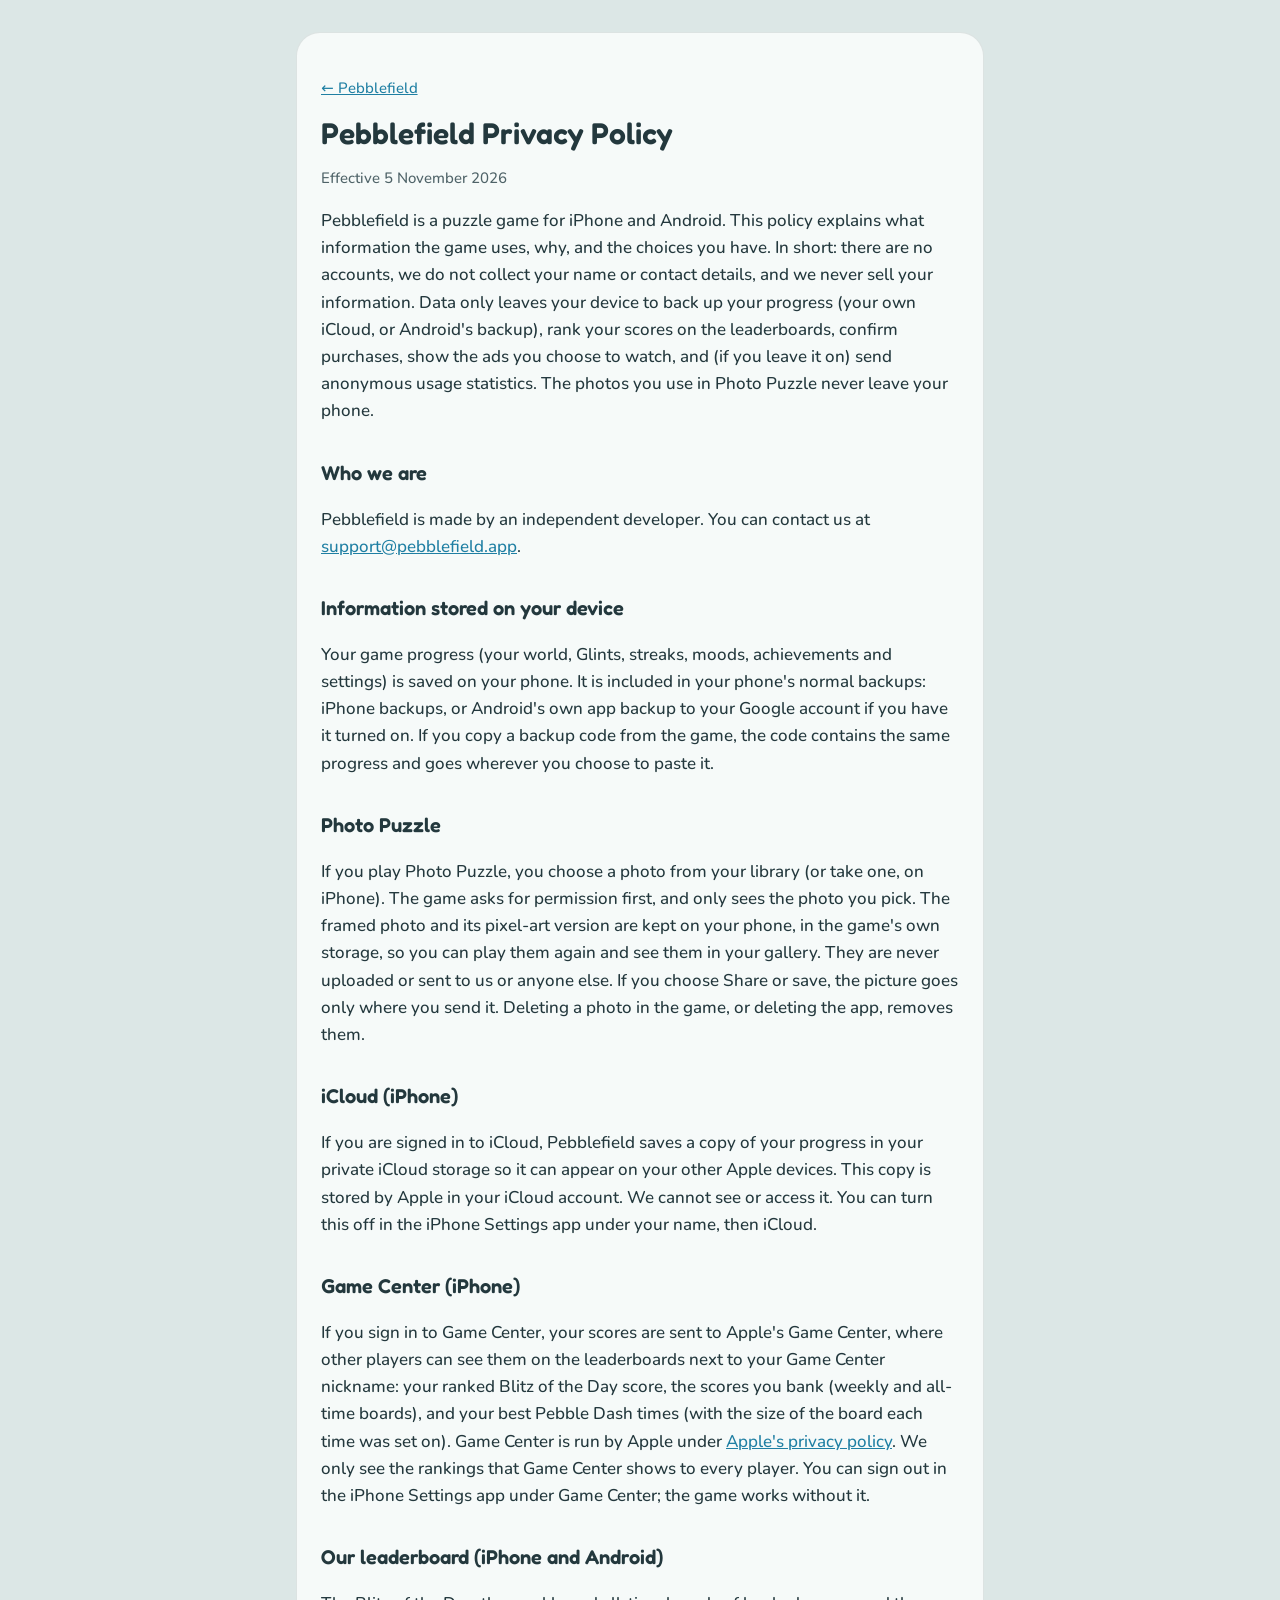
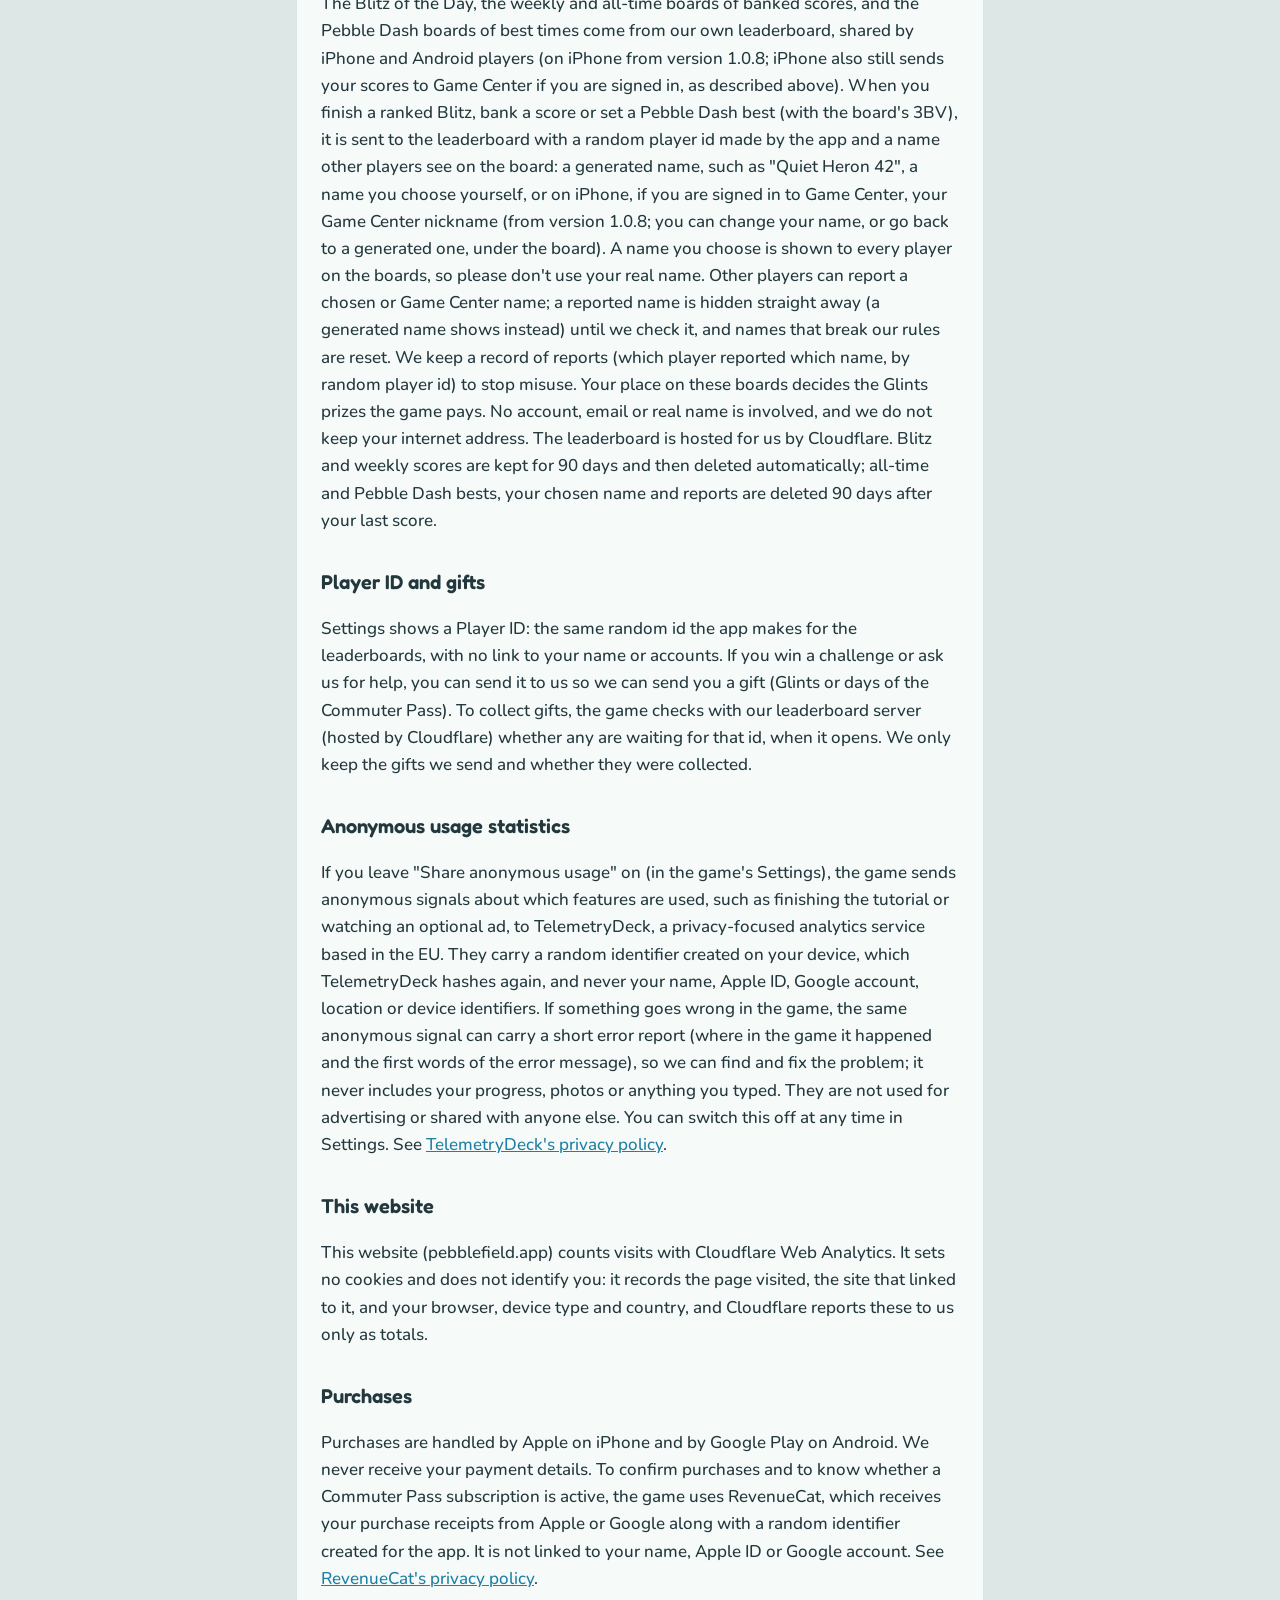
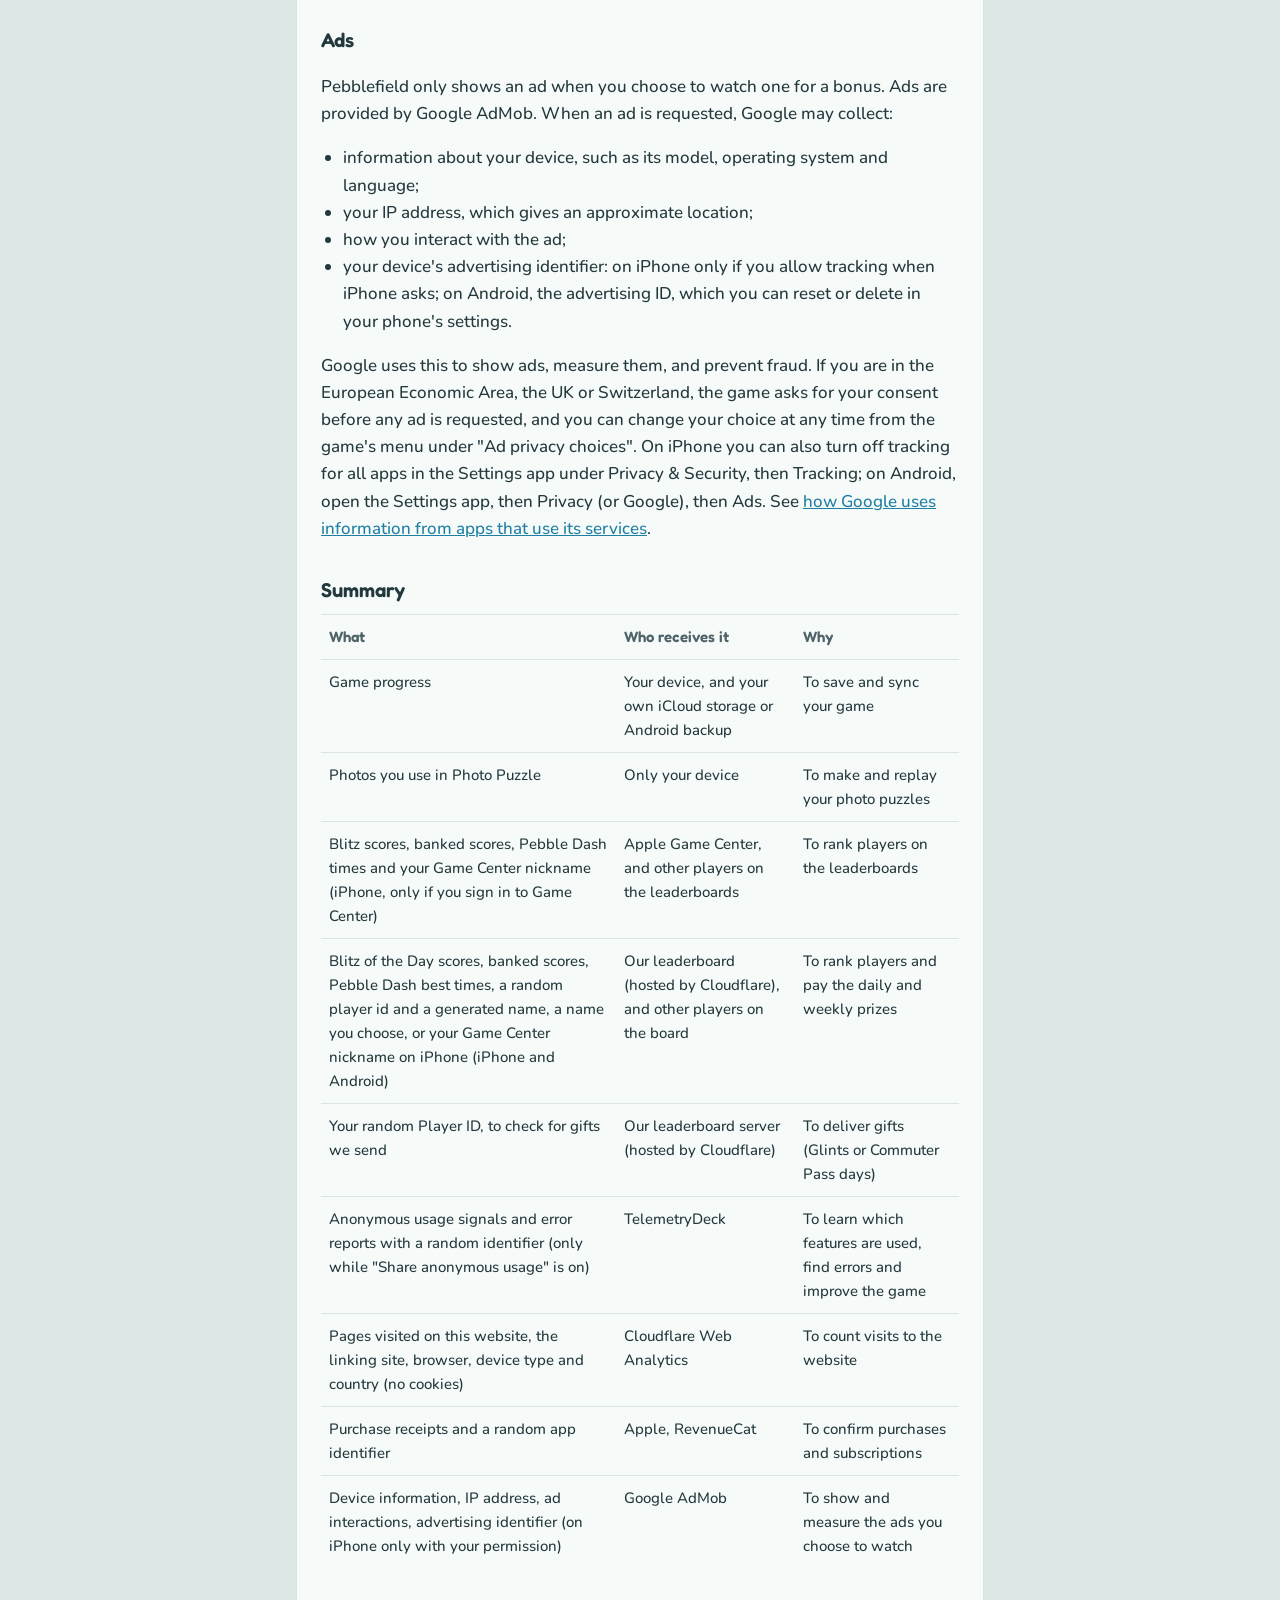
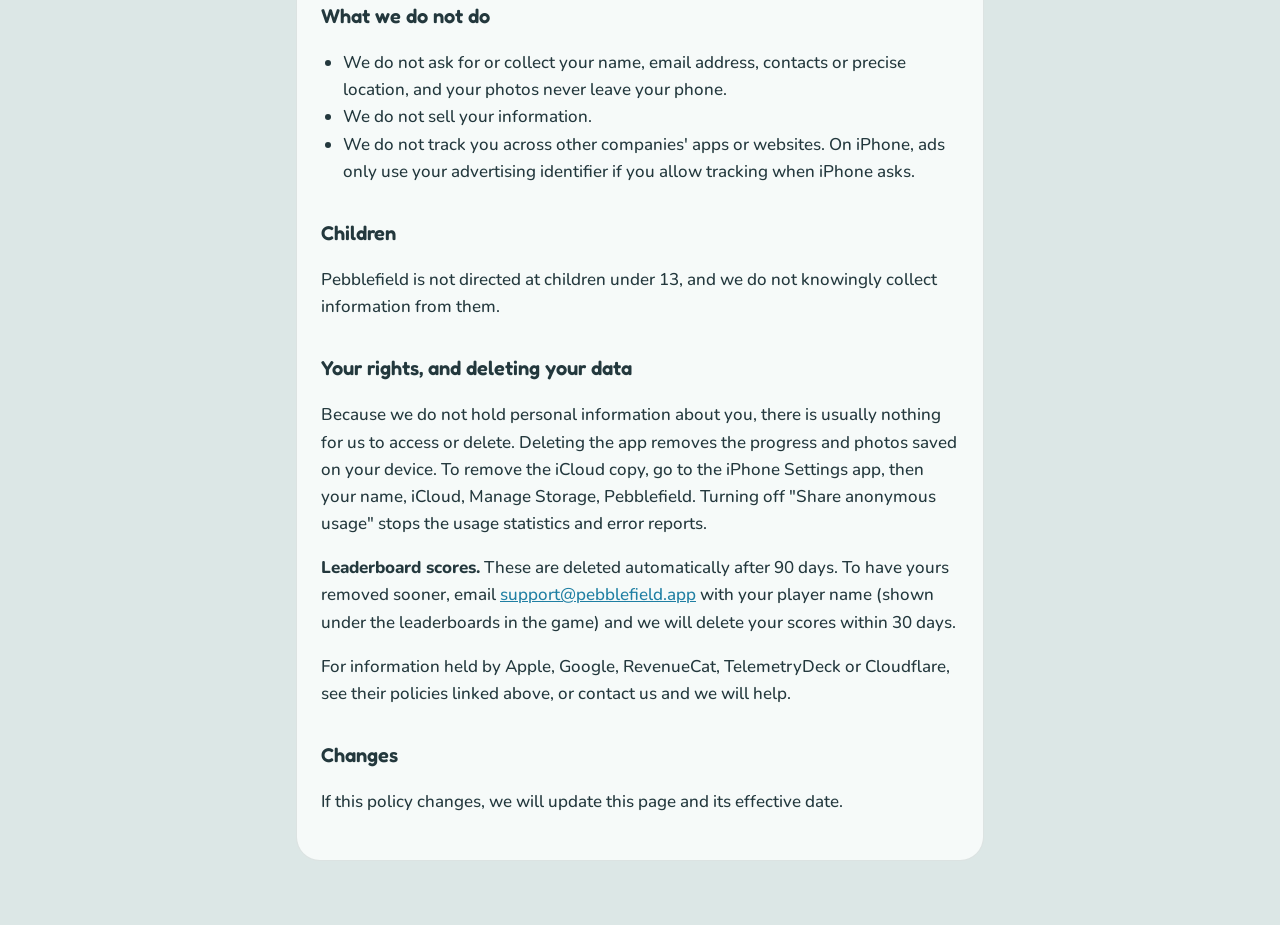
<file: privacy.html>
<!doctype html>
<html lang="en">
<head>
<meta charset="utf-8">
<meta name="viewport" content="width=device-width, initial-scale=1">
<title>Pebblefield Privacy Policy</title>
<link rel="icon" type="image/svg+xml" href="icon.svg">
<link rel="apple-touch-icon" href="apple-touch-icon.png">
<link rel="stylesheet" href="fonts/fonts.css">
<style>
  :root{ --bg:#DCE7E6; --card:#F6FAF9; --ink:#23383D; --muted:#4F6368; --line:rgba(35,56,61,.12); --link:#1F7FA3; }
  @media (prefers-color-scheme: dark){ :root{ --bg:#0F1A20; --card:#1C2E35; --ink:#DCEBEA; --muted:#A3B8BC; --line:rgba(220,235,234,.12); --link:#7CCFEA; } }
  *{ box-sizing:border-box }
  body{ margin:0; background:var(--bg); color:var(--ink); font:500 17px/1.6 Nunito, ui-rounded, -apple-system, system-ui, sans-serif; }
  main{ max-width:720px; margin:0 auto; padding:32px 16px 64px; }
  .card{ background:var(--card); border:1px solid var(--line); border-radius:24px; padding:28px 24px; }
  h1{ font-size:30px; line-height:1.2; margin:0 0 6px; }
  h2{ font-size:20px; margin:32px 0 8px; }
  p, li{ color:var(--ink); }
  .muted{ color:var(--muted); font-size:15px; }
  a{ color:var(--link); }
  ul{ padding-left:22px; }
  table{ width:100%; border-collapse:collapse; font-size:15px; margin:8px 0; }
  th, td{ text-align:left; vertical-align:top; padding:10px 8px; border-top:1px solid var(--line); }
  th{ color:var(--muted); font-weight:600; }
  @media (max-width:520px){ .card{ padding:22px 16px; } table, thead, tbody, tr, th, td{ display:block; } thead{ display:none; } td{ border-top:0; padding:2px 0; } tr{ border-top:1px solid var(--line); padding:10px 0; } }
  h1, h2, summary, .badge, .features b, th{ font-family:Fredoka, ui-rounded, system-ui, sans-serif; font-weight:600; }
  b, strong{ font-weight:800; }
</style>
</head>
<body>
<main>
<div class="card">
  <p class="muted"><a href="./">← Pebblefield</a></p>
  <h1>Pebblefield Privacy Policy</h1>
  <p class="muted">Effective 5 November 2026</p>

  <p>Pebblefield is a puzzle game for iPhone and Android. This policy explains what information the game uses, why, and the choices you have. In short: there are no accounts, we do not collect your name or contact details, and we never sell your information. Data only leaves your device to back up your progress (your own iCloud, or Android's backup), rank your scores on the leaderboards, confirm purchases, show the ads you choose to watch, and (if you leave it on) send anonymous usage statistics. The photos you use in Photo Puzzle never leave your phone.</p>

  <h2>Who we are</h2>
  <p>Pebblefield is made by an independent developer. You can contact us at <a href="mailto:support@pebblefield.app">support@pebblefield.app</a>.</p>

  <h2>Information stored on your device</h2>
  <p>Your game progress (your world, Glints, streaks, moods, achievements and settings) is saved on your phone. It is included in your phone's normal backups: iPhone backups, or Android's own app backup to your Google account if you have it turned on. If you copy a backup code from the game, the code contains the same progress and goes wherever you choose to paste it.</p>

  <h2>Photo Puzzle</h2>
  <p>If you play Photo Puzzle, you choose a photo from your library (or take one, on iPhone). The game asks for permission first, and only sees the photo you pick. The framed photo and its pixel-art version are kept on your phone, in the game's own storage, so you can play them again and see them in your gallery. They are never uploaded or sent to us or anyone else. If you choose Share or save, the picture goes only where you send it. Deleting a photo in the game, or deleting the app, removes them.</p>

  <h2>iCloud (iPhone)</h2>
  <p>If you are signed in to iCloud, Pebblefield saves a copy of your progress in your private iCloud storage so it can appear on your other Apple devices. This copy is stored by Apple in your iCloud account. We cannot see or access it. You can turn this off in the iPhone Settings app under your name, then iCloud.</p>

  <h2>Game Center (iPhone)</h2>
  <p>If you sign in to Game Center, your scores are sent to Apple's Game Center, where other players can see them on the leaderboards next to your Game Center nickname: your ranked Blitz of the Day score, the scores you bank (weekly and all-time boards), and your best Pebble Dash times (with the size of the board each time was set on). Game Center is run by Apple under <a href="https://www.apple.com/legal/privacy/" target="_blank" rel="noopener">Apple's privacy policy</a>. We only see the rankings that Game Center shows to every player. You can sign out in the iPhone Settings app under Game Center; the game works without it.</p>

  <h2 id="leaderboard">Our leaderboard (iPhone and Android)</h2>
  <p>The Blitz of the Day, the weekly and all-time boards of banked scores, and the Pebble Dash boards of best times come from our own leaderboard, shared by iPhone and Android players (on iPhone from version 1.0.8; iPhone also still sends your scores to Game Center if you are signed in, as described above). When you finish a ranked Blitz, bank a score or set a Pebble Dash best (with the board's 3BV), it is sent to the leaderboard with a random player id made by the app and a name other players see on the board: a generated name, such as "Quiet Heron 42", a name you choose yourself, or on iPhone, if you are signed in to Game Center, your Game Center nickname (from version 1.0.8; you can change your name, or go back to a generated one, under the board). A name you choose is shown to every player on the boards, so please don't use your real name. Other players can report a chosen or Game Center name; a reported name is hidden straight away (a generated name shows instead) until we check it, and names that break our rules are reset. We keep a record of reports (which player reported which name, by random player id) to stop misuse. Your place on these boards decides the Glints prizes the game pays. No account, email or real name is involved, and we do not keep your internet address. The leaderboard is hosted for us by Cloudflare. Blitz and weekly scores are kept for 90 days and then deleted automatically; all-time and Pebble Dash bests, your chosen name and reports are deleted 90 days after your last score.</p>

  <h2 id="gifts">Player ID and gifts</h2>
  <p>Settings shows a Player ID: the same random id the app makes for the leaderboards, with no link to your name or accounts. If you win a challenge or ask us for help, you can send it to us so we can send you a gift (Glints or days of the Commuter Pass). To collect gifts, the game checks with our leaderboard server (hosted by Cloudflare) whether any are waiting for that id, when it opens. We only keep the gifts we send and whether they were collected.</p>

  <h2>Anonymous usage statistics</h2>
  <p>If you leave "Share anonymous usage" on (in the game's Settings), the game sends anonymous signals about which features are used, such as finishing the tutorial or watching an optional ad, to TelemetryDeck, a privacy-focused analytics service based in the EU. They carry a random identifier created on your device, which TelemetryDeck hashes again, and never your name, Apple ID, Google account, location or device identifiers. If something goes wrong in the game, the same anonymous signal can carry a short error report (where in the game it happened and the first words of the error message), so we can find and fix the problem; it never includes your progress, photos or anything you typed. They are not used for advertising or shared with anyone else. You can switch this off at any time in Settings. See <a href="https://telemetrydeck.com/privacy/" target="_blank" rel="noopener">TelemetryDeck's privacy policy</a>.</p>

  <h2 id="website">This website</h2>
  <p>This website (pebblefield.app) counts visits with Cloudflare Web Analytics. It sets no cookies and does not identify you: it records the page visited, the site that linked to it, and your browser, device type and country, and Cloudflare reports these to us only as totals.</p>

  <h2>Purchases</h2>
  <p>Purchases are handled by Apple on iPhone and by Google Play on Android. We never receive your payment details. To confirm purchases and to know whether a Commuter Pass subscription is active, the game uses RevenueCat, which receives your purchase receipts from Apple or Google along with a random identifier created for the app. It is not linked to your name, Apple ID or Google account. See <a href="https://www.revenuecat.com/privacy" target="_blank" rel="noopener">RevenueCat's privacy policy</a>.</p>

  <h2>Ads</h2>
  <p>Pebblefield only shows an ad when you choose to watch one for a bonus. Ads are provided by Google AdMob. When an ad is requested, Google may collect:</p>
  <ul>
    <li>information about your device, such as its model, operating system and language;</li>
    <li>your IP address, which gives an approximate location;</li>
    <li>how you interact with the ad;</li>
    <li>your device's advertising identifier: on iPhone only if you allow tracking when iPhone asks; on Android, the advertising ID, which you can reset or delete in your phone's settings.</li>
  </ul>
  <p>Google uses this to show ads, measure them, and prevent fraud. If you are in the European Economic Area, the UK or Switzerland, the game asks for your consent before any ad is requested, and you can change your choice at any time from the game's menu under "Ad privacy choices". On iPhone you can also turn off tracking for all apps in the Settings app under Privacy &amp; Security, then Tracking; on Android, open the Settings app, then Privacy (or Google), then Ads. See <a href="https://policies.google.com/technologies/partner-sites" target="_blank" rel="noopener">how Google uses information from apps that use its services</a>.</p>

  <h2>Summary</h2>
  <table>
    <thead><tr><th>What</th><th>Who receives it</th><th>Why</th></tr></thead>
    <tbody>
      <tr><td>Game progress</td><td>Your device, and your own iCloud storage or Android backup</td><td>To save and sync your game</td></tr>
      <tr><td>Photos you use in Photo Puzzle</td><td>Only your device</td><td>To make and replay your photo puzzles</td></tr>
      <tr><td>Blitz scores, banked scores, Pebble Dash times and your Game Center nickname (iPhone, only if you sign in to Game Center)</td><td>Apple Game Center, and other players on the leaderboards</td><td>To rank players on the leaderboards</td></tr>
      <tr><td>Blitz of the Day scores, banked scores, Pebble Dash best times, a random player id and a generated name, a name you choose, or your Game Center nickname on iPhone (iPhone and Android)</td><td>Our leaderboard (hosted by Cloudflare), and other players on the board</td><td>To rank players and pay the daily and weekly prizes</td></tr>
      <tr><td>Your random Player ID, to check for gifts we send</td><td>Our leaderboard server (hosted by Cloudflare)</td><td>To deliver gifts (Glints or Commuter Pass days)</td></tr>
      <tr><td>Anonymous usage signals and error reports with a random identifier (only while "Share anonymous usage" is on)</td><td>TelemetryDeck</td><td>To learn which features are used, find errors and improve the game</td></tr>
      <tr><td>Pages visited on this website, the linking site, browser, device type and country (no cookies)</td><td>Cloudflare Web Analytics</td><td>To count visits to the website</td></tr>
      <tr><td>Purchase receipts and a random app identifier</td><td>Apple, RevenueCat</td><td>To confirm purchases and subscriptions</td></tr>
      <tr><td>Device information, IP address, ad interactions, advertising identifier (on iPhone only with your permission)</td><td>Google AdMob</td><td>To show and measure the ads you choose to watch</td></tr>
    </tbody>
  </table>

  <h2>What we do not do</h2>
  <ul>
    <li>We do not ask for or collect your name, email address, contacts or precise location, and your photos never leave your phone.</li>
    <li>We do not sell your information.</li>
    <li>We do not track you across other companies' apps or websites. On iPhone, ads only use your advertising identifier if you allow tracking when iPhone asks.</li>
  </ul>

  <h2>Children</h2>
  <p>Pebblefield is not directed at children under 13, and we do not knowingly collect information from them.</p>

  <h2 id="delete">Your rights, and deleting your data</h2>
  <p>Because we do not hold personal information about you, there is usually nothing for us to access or delete. Deleting the app removes the progress and photos saved on your device. To remove the iCloud copy, go to the iPhone Settings app, then your name, iCloud, Manage Storage, Pebblefield. Turning off "Share anonymous usage" stops the usage statistics and error reports.</p>
  <p><b>Leaderboard scores.</b> These are deleted automatically after 90 days. To have yours removed sooner, email <a href="mailto:support@pebblefield.app">support@pebblefield.app</a> with your player name (shown under the leaderboards in the game) and we will delete your scores within 30 days.</p>
  <p>For information held by Apple, Google, RevenueCat, TelemetryDeck or Cloudflare, see their policies linked above, or contact us and we will help.</p>

  <h2>Changes</h2>
  <p>If this policy changes, we will update this page and its effective date.</p>
</div>
</main>
<!-- Cloudflare Web Analytics (owner, 2026-11-02): visit counts with no cookies and nothing personal kept -->
<script type='module' src='https://static.cloudflareinsights.com/beacon.min.js' data-cf-beacon='{"token": "e2d4162d331c40efa3f43cd73ddec958"}'></script>
</body>
</html>
</file>
<file: fonts/fonts.css>
/* The game's own fonts, served from this site (no Google Fonts requests). All three are SIL Open Font License 1.1. */
@font-face{ font-family:Fredoka; font-weight:600; font-display:swap; src:url(fredoka-latin-600-normal.woff2) format('woff2'); }
@font-face{ font-family:Fredoka; font-weight:700; font-display:swap; src:url(fredoka-latin-700-normal.woff2) format('woff2'); }
@font-face{ font-family:Nunito; font-weight:500; font-display:swap; src:url(nunito-latin-500-normal.woff2) format('woff2'); }
@font-face{ font-family:Nunito; font-weight:700; font-display:swap; src:url(nunito-latin-700-normal.woff2) format('woff2'); }
@font-face{ font-family:Nunito; font-weight:800; font-display:swap; src:url(nunito-latin-800-normal.woff2) format('woff2'); }
@font-face{ font-family:Sora; font-weight:300; font-display:swap; src:url(sora-latin-300-normal.woff2) format('woff2'); }
</file>
